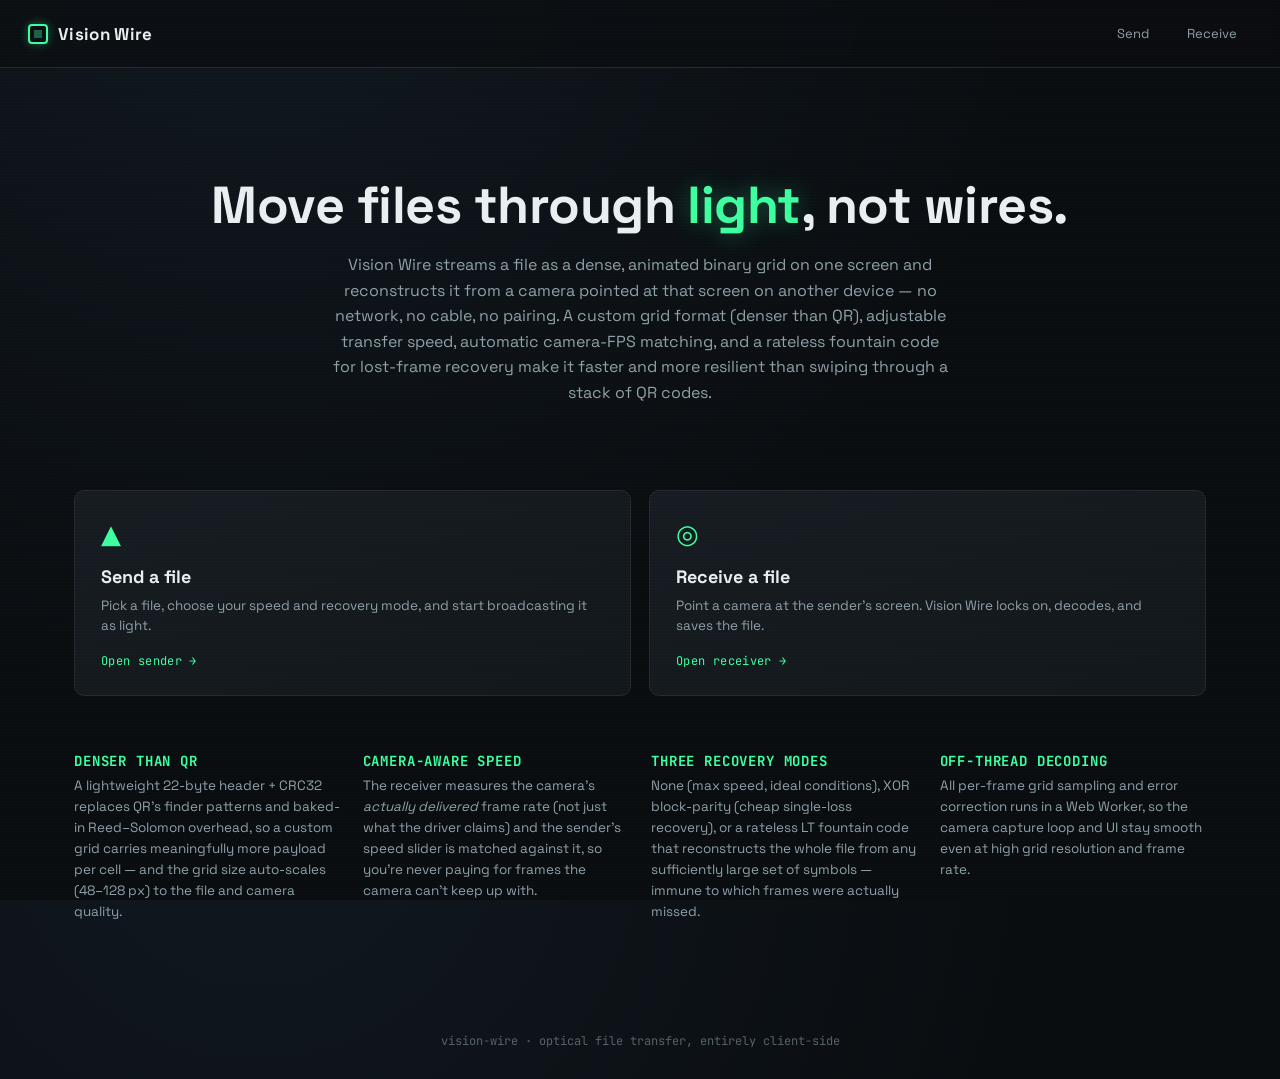
<file: src/index.html>
<!DOCTYPE html>
<html lang="en">
<head>
  <meta charset="UTF-8" />
  <meta name="viewport" content="width=device-width, initial-scale=1.0" />
  <title>Vision Wire — screen-to-camera data transfer</title>
  <link rel="stylesheet" href="./css/style.css" />
</head>
<body>
  <nav class="navbar">
    <a class="brand" href="./index.html">
      <span class="brand-mark"></span>
      Vision Wire
    </a>
    <div class="navlinks">
      <a href="sender.html">Send</a>
      <a href="receiver.html">Receive</a>
    </div>
  </nav>

  <div class="page">
    <section class="hero">
      <h1>Move files through <span class="accent">light</span>, not wires.</h1>
      <p>
        Vision Wire streams a file as a dense, animated binary grid on one screen and
        reconstructs it from a camera pointed at that screen on another device — no network,
        no cable, no pairing. A custom grid format (denser than QR), adjustable transfer speed,
        automatic camera-FPS matching, and a rateless fountain code for lost-frame recovery make
        it faster and more resilient than swiping through a stack of QR codes.
      </p>
    </section>

    <div class="mode-grid">
      <a class="mode-card screen-link" href="sender.html">
        <div class="icon">▲</div>
        <h3>Send a file</h3>
        <p>Pick a file, choose your speed and recovery mode, and start broadcasting it as light.</p>
        <div class="cta">Open sender →</div>
      </a>
      <a class="mode-card screen-link" href="receiver.html">
        <div class="icon">◎</div>
        <h3>Receive a file</h3>
        <p>Point a camera at the sender's screen. Vision Wire locks on, decodes, and saves the file.</p>
        <div class="cta">Open receiver →</div>
      </a>
    </div>

    <div class="feature-list">
      <div class="feature">
        <h4>Denser than QR</h4>
        <p>
          A lightweight 22-byte header + CRC32 replaces QR's finder patterns and baked-in
          Reed–Solomon overhead, so a custom grid carries meaningfully more payload per cell —
          and the grid size auto-scales (48–128 px) to the file and camera quality.
        </p>
      </div>
      <div class="feature">
        <h4>Camera-aware speed</h4>
        <p>
          The receiver measures the camera's <em>actually delivered</em> frame rate (not just
          what the driver claims) and the sender's speed slider is matched against it, so you're
          never paying for frames the camera can't keep up with.
        </p>
      </div>
      <div class="feature">
        <h4>Three recovery modes</h4>
        <p>
          None (max speed, ideal conditions), XOR block-parity (cheap single-loss recovery), or a
          rateless LT fountain code that reconstructs the whole file from any sufficiently large
          set of symbols — immune to which frames were actually missed.
        </p>
      </div>
      <div class="feature">
        <h4>Off-thread decoding</h4>
        <p>
          All per-frame grid sampling and error correction runs in a Web Worker, so the camera
          capture loop and UI stay smooth even at high grid resolution and frame rate.
        </p>
      </div>
    </div>
  </div>

  <footer class="page-footer">vision-wire · optical file transfer, entirely client-side</footer>
</body>
</html>
</file>
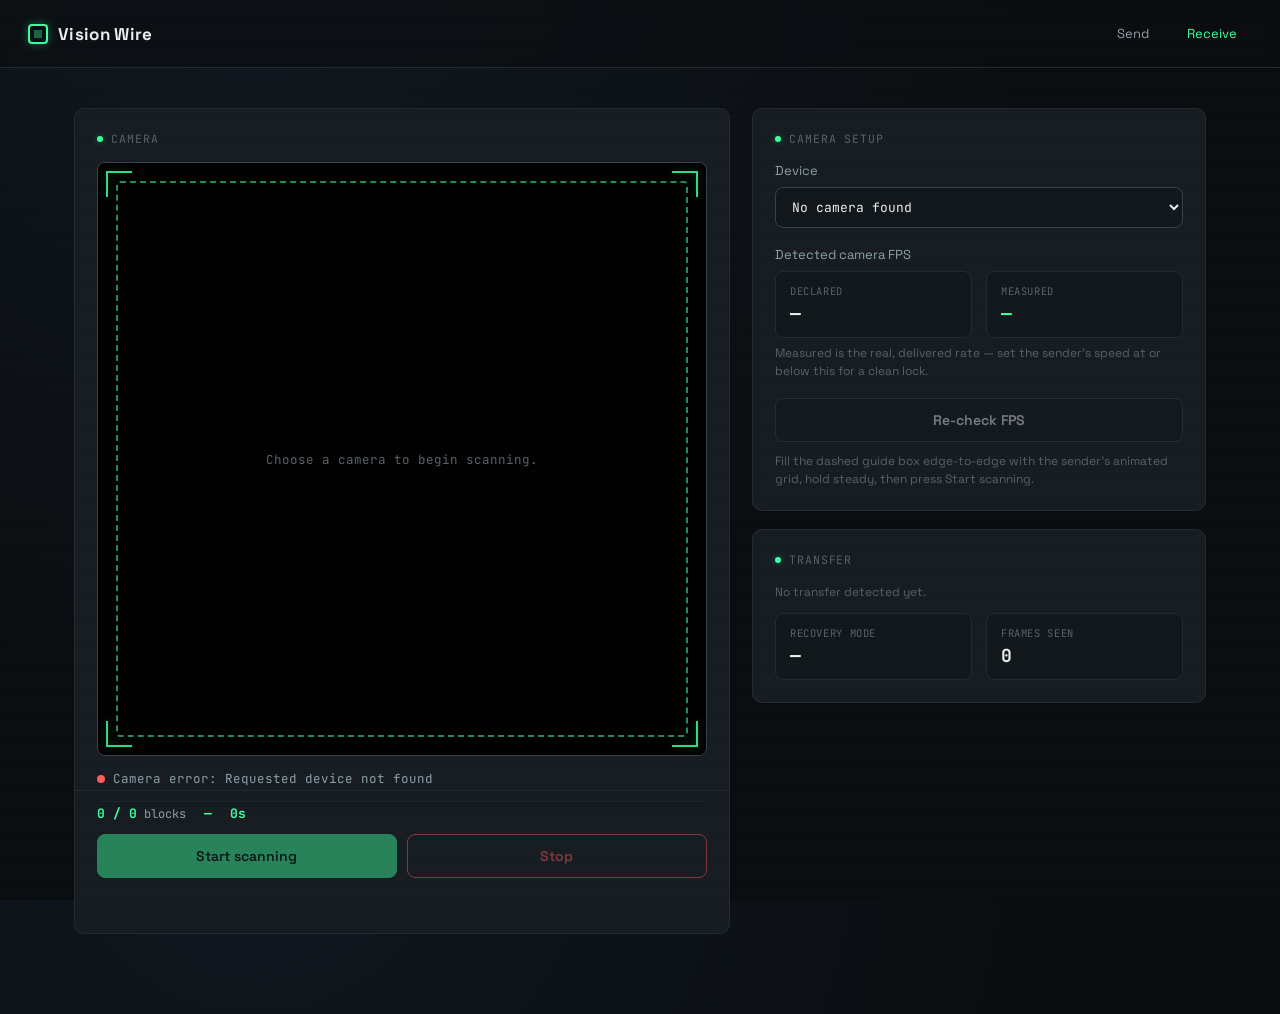
<file: src/receiver.html>
<!DOCTYPE html>
<html lang="en">
<head>
  <meta charset="UTF-8" />
  <meta name="viewport" content="width=device-width, initial-scale=1.0" />
  <title>Vision Wire — Receive</title>
  <link rel="stylesheet" href="./css/style.css" />
</head>
<body>
  <nav class="navbar">
    <a class="brand" href="./index.html">
      <span class="brand-mark"></span>
      Vision Wire
    </a>
    <div class="navlinks">
      <a href="sender.html">Send</a>
      <a href="receiver.html" style="color: var(--signal)">Receive</a>
    </div>
  </nav>

  <div class="container">
    <div class="workspace">
      <!-- Camera + primary controls column -->
      <div>
        <div class="panel">
          <div class="panel-title">Camera</div>
          <div class="viewfinder viewfinder--camera" id="viewfinderWrap">
            <video id="video" autoplay playsinline muted></video>
            <div class="guide-square" id="guideSquare"></div>
            <div class="corner tl"></div>
            <div class="corner tr"></div>
            <div class="corner bl"></div>
            <div class="corner br"></div>
            <div class="viewfinder-empty" id="emptyState">Choose a camera to begin scanning.</div>
          </div>
          <div class="status-line">
            <span class="status-dot" id="statusDot"></span>
            <span id="statusText">Idle</span>
          </div>
          <div class="progress-track"><div class="progress-fill" id="progressFill"></div></div>

          <!-- Sticky: stays reachable without scrolling past the settings below. -->
          <div class="action-bar">
            <div class="mini-stats">
              <span class="mini-stat"><b id="statBlocks">0 / 0</b> blocks</span>
              <span class="mini-stat"><b id="statThroughput">—</b></span>
              <span class="mini-stat"><b id="statElapsed">0s</b></span>
            </div>
            <div class="btn-row">
              <button class="btn btn-primary" id="startBtn" disabled>Start scanning</button>
              <button class="btn btn-danger" id="stopBtn" disabled>Stop</button>
            </div>
          </div>
        </div>
      </div>

      <!-- Settings + detail column -->
      <div>
        <div class="panel">
          <div class="panel-title">Camera setup</div>
          <div class="field">
            <label>Device</label>
            <select id="deviceSelect"><option>Requesting permission…</option></select>
          </div>
          <div class="field">
            <label>Detected camera FPS</label>
            <div class="stat-grid">
              <div class="stat">
                <div class="label">Declared</div>
                <div class="value" id="declaredFps">—</div>
              </div>
              <div class="stat">
                <div class="label">Measured</div>
                <div class="value signal" id="measuredFps">—</div>
              </div>
            </div>
            <div class="hint">
              Measured is the real, delivered rate — set the sender's speed at or below this for a
              clean lock.
            </div>
          </div>
          <div class="btn-row">
            <button class="btn" id="remeasureBtn" disabled>Re-check FPS</button>
          </div>
          <div class="hint" style="margin-top: 10px">
            Fill the dashed guide box edge-to-edge with the sender's animated grid, hold steady,
            then press Start scanning.
          </div>
        </div>

        <div class="panel">
          <div class="panel-title">Transfer</div>
          <div id="fileInfo" class="hint">No transfer detected yet.</div>
          <div class="stat-grid" style="margin-top: 12px">
            <div class="stat">
              <div class="label">Recovery mode</div>
              <div class="value" id="statFec">—</div>
            </div>
            <div class="stat">
              <div class="label">Frames seen</div>
              <div class="value" id="statFramesSeen">0</div>
            </div>
          </div>
        </div>
      </div>
    </div>
  </div>

  <script type="module" src="./js/receiver-ui.js"></script>
</body>
</html>
</file>
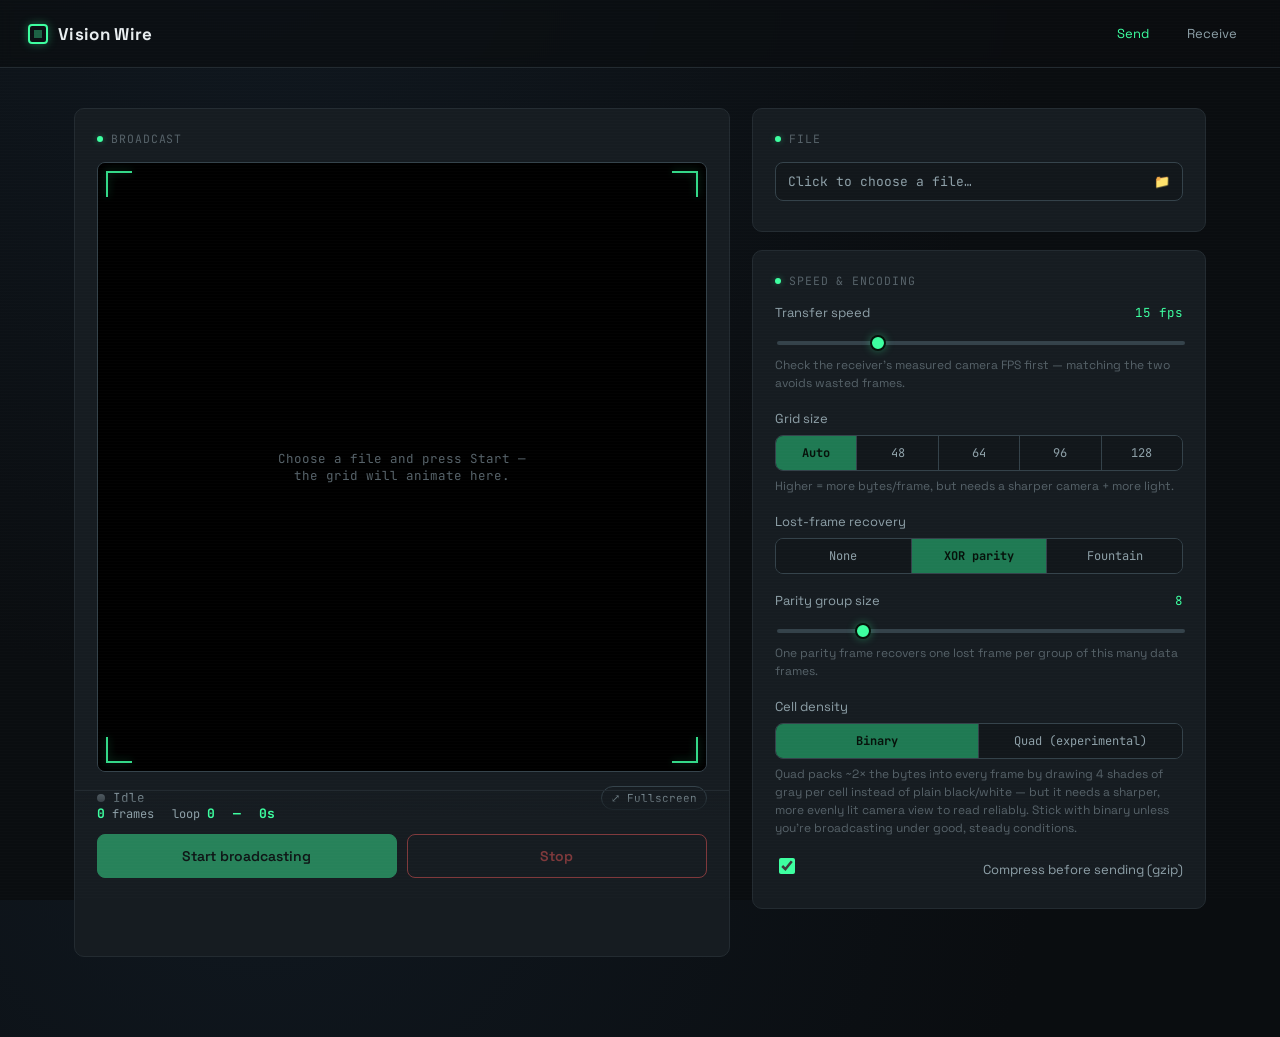
<file: src/sender.html>
<!DOCTYPE html>
<html lang="en">
<head>
  <meta charset="UTF-8" />
  <meta name="viewport" content="width=device-width, initial-scale=1.0" />
  <title>Vision Wire — Send</title>
  <link rel="stylesheet" href="./css/style.css" />
</head>
<body>
  <nav class="navbar">
    <a class="brand" href="./index.html">
      <span class="brand-mark"></span>
      Vision Wire
    </a>
    <div class="navlinks">
      <a href="sender.html" style="color: var(--signal)">Send</a>
      <a href="receiver.html">Receive</a>
    </div>
  </nav>

  <div class="container">
    <div class="workspace">
      <!-- Viewfinder / canvas + primary controls column -->
      <div>
        <div class="panel">
          <div class="panel-title">Broadcast</div>
          <div class="viewfinder viewfinder--square" id="viewfinderWrap">
            <canvas id="canvas" width="800" height="800"></canvas>
            <div class="corner tl"></div>
            <div class="corner tr"></div>
            <div class="corner bl"></div>
            <div class="corner br"></div>
            <div class="viewfinder-empty" id="emptyState">
              Choose a file and press Start —<br />the grid will animate here.
            </div>
          </div>
          <div class="status-line">
            <span class="status-dot" id="statusDot"></span>
            <span id="statusText">Idle</span>
            <span style="flex: 1"></span>
            <button class="badge" id="fullscreenBtn" style="cursor: pointer; background: none">⤢ Fullscreen</button>
          </div>
          <div class="progress-track"><div class="progress-fill" id="progressFill"></div></div>

          <!-- Sticky: stays reachable without scrolling past the settings below. -->
          <div class="action-bar">
            <div class="mini-stats">
              <span class="mini-stat"><b id="statFrames">0</b> frames</span>
              <span class="mini-stat">loop <b id="statLoop">0</b></span>
              <span class="mini-stat"><b id="statThroughput">—</b></span>
              <span class="mini-stat"><b id="statElapsed">0s</b></span>
            </div>
            <div class="btn-row">
              <button class="btn btn-primary" id="startBtn" disabled>Start broadcasting</button>
              <button class="btn btn-danger" id="stopBtn" disabled>Stop</button>
            </div>
          </div>
        </div>
      </div>

      <!-- Settings column -->
      <div>
        <div class="panel">
          <div class="panel-title">File</div>
          <div class="field">
            <label class="file-drop" id="fileDrop">
              <span id="fileLabel">Click to choose a file…</span>
              <span>📁</span>
              <input type="file" id="fileInput" />
            </label>
          </div>
        </div>

        <div class="panel">
          <div class="panel-title">Speed &amp; encoding</div>

          <div class="field">
            <label>Transfer speed <span class="val" id="fpsVal">15 fps</span></label>
            <input type="range" id="fpsSlider" min="1" max="60" value="15" step="1" />
            <div class="hint" id="fpsHint">
              Check the receiver's measured camera FPS first — matching the two avoids wasted
              frames.
            </div>
          </div>

          <div class="field">
            <label>Grid size</label>
            <div class="segmented" id="gridSeg">
              <button data-val="auto" class="active">Auto</button>
              <button data-val="48">48</button>
              <button data-val="64">64</button>
              <button data-val="96">96</button>
              <button data-val="128">128</button>
            </div>
            <div class="hint">Higher = more bytes/frame, but needs a sharper camera + more light.</div>
          </div>

          <div class="field">
            <label>Lost-frame recovery</label>
            <div class="segmented" id="fecSeg">
              <button data-val="none">None</button>
              <button data-val="xor" class="active">XOR parity</button>
              <button data-val="fountain">Fountain</button>
            </div>
          </div>

          <div class="field" id="fecParamField">
            <label>Parity group size <span class="val" id="fecParamVal">8</span></label>
            <input type="range" id="fecParamSlider" min="2" max="32" value="8" step="1" />
            <div class="hint" id="fecParamHint">
              One parity frame recovers one lost frame per group of this many data frames.
            </div>
          </div>

          <div class="field">
            <label>Cell density</label>
            <div class="segmented" id="densitySeg">
              <button data-val="binary" class="active">Binary</button>
              <button data-val="quad">Quad (experimental)</button>
            </div>
            <div class="hint">
              Quad packs ~2× the bytes into every frame by drawing 4 shades of gray per cell
              instead of plain black/white — but it needs a sharper, more evenly lit camera view
              to read reliably. Stick with binary unless you're broadcasting under good, steady
              conditions.
            </div>
          </div>

          <div class="field">
            <label class="checkbox-row"><input type="checkbox" id="compressChk" checked /> Compress before sending (gzip)</label>
          </div>
        </div>
      </div>
    </div>
  </div>

  <script type="module" src="./js/sender-ui.js"></script>
</body>
</html>
</file>
<file: src/css/style.css>
/* Vision Wire — shared design system.
   Theme: an instrument panel for an optical data link. Dark chassis,
   phosphor-green signal color, monospace telemetry, corner-bracket
   "viewfinder" framing on every camera/canvas surface to literally echo
   the product's own scan markers. */

@import url("https://fonts.googleapis.com/css2?family=Space+Grotesk:wght@500;700&family=JetBrains+Mono:wght@400;500;700&display=swap");

:root {
  --bg: #0a0d10;
  --bg-raised: #12171b;
  --bg-panel: #161c21;
  --border: #232b31;
  --border-bright: #34424a;

  --signal: #3dffa0;
  --signal-dim: #1f7a53;
  --signal-glow: rgba(61, 255, 160, 0.35);

  --amber: #ffb020;
  --danger: #ff5c5c;
  --blue: #57b8ff;

  --text: #e9eef0;
  --text-dim: #8ea0a8;
  --text-faint: #566269;

  --radius: 10px;
  --font-display: "Space Grotesk", system-ui, sans-serif;
  --font-mono: "JetBrains Mono", ui-monospace, "SF Mono", Menlo, monospace;
}

* {
  box-sizing: border-box;
}

html,
body {
  height: 100%;
}

body {
  margin: 0;
  background: radial-gradient(circle at 20% -10%, #101820 0%, var(--bg) 55%);
  color: var(--text);
  font-family: var(--font-display);
  min-height: 100vh;
}

/* Faint scanline texture over everything — subtle, not distracting. */
body::before {
  content: "";
  position: fixed;
  inset: 0;
  pointer-events: none;
  background: repeating-linear-gradient(
    to bottom,
    rgba(255, 255, 255, 0.012) 0px,
    rgba(255, 255, 255, 0.012) 1px,
    transparent 1px,
    transparent 3px
  );
  z-index: 9999;
}

a {
  color: inherit;
}

.mono {
  font-family: var(--font-mono);
}

/* ---------------------------------------------------------------- nav --- */
.navbar {
  display: flex;
  align-items: center;
  justify-content: space-between;
  padding: 16px 28px;
  border-bottom: 1px solid var(--border);
  background: rgba(10, 13, 16, 0.7);
  backdrop-filter: blur(6px);
  position: sticky;
  top: 0;
  z-index: 10;
}

.brand {
  display: flex;
  align-items: center;
  gap: 10px;
  font-weight: 700;
  letter-spacing: 0.02em;
  text-decoration: none;
  font-size: 17px;
}

.brand-mark {
  width: 20px;
  height: 20px;
  border: 2px solid var(--signal);
  border-radius: 4px;
  position: relative;
  box-shadow: 0 0 10px var(--signal-glow);
}
.brand-mark::before,
.brand-mark::after {
  content: "";
  position: absolute;
  background: var(--signal);
}
.brand-mark::before {
  inset: 4px 4px 4px 4px;
  opacity: 0.35;
}

.navlinks {
  display: flex;
  gap: 8px;
}

.navlinks a {
  text-decoration: none;
  color: var(--text-dim);
  font-size: 13px;
  padding: 8px 14px;
  border-radius: 8px;
  border: 1px solid transparent;
  transition: all 0.15s ease;
}
.navlinks a:hover {
  color: var(--text);
  border-color: var(--border-bright);
  background: var(--bg-raised);
}

/* ------------------------------------------------------------ layout --- */
.page {
  max-width: 1180px;
  margin: 0 auto;
  padding: 40px 24px 80px;
}

.container {
  max-width: 1180px;
  margin: 0 auto;
  padding: 40px 24px 80px;
}

.hero {
  padding: 64px 0 40px;
  text-align: center;
}

.hero h1 {
  font-size: clamp(32px, 5vw, 52px);
  margin: 0 0 14px;
  letter-spacing: -0.01em;
}

.hero .accent {
  color: var(--signal);
  text-shadow: 0 0 24px var(--signal-glow);
}

.hero p {
  color: var(--text-dim);
  max-width: 620px;
  margin: 0 auto;
  font-size: 16px;
  line-height: 1.6;
}

.screen-link {
  text-decoration: none;
}

.mode-grid {
  display: grid;
  grid-template-columns: repeat(auto-fit, minmax(220px, 1fr));
  gap: 18px;
  margin-top: 44px;
}

.mode-card {
  display: block;
  text-decoration: none;
  background: linear-gradient(160deg, var(--bg-panel), var(--bg-raised));
  border: 1px solid var(--border);
  border-radius: var(--radius);
  padding: 26px;
  color: var(--text);
  transition: transform 0.15s ease, border-color 0.15s ease, box-shadow 0.15s ease;
  position: relative;
  overflow: hidden;
}
.mode-card:hover {
  transform: translateY(-2px);
  border-color: var(--signal-dim);
  box-shadow: 0 8px 30px rgba(0, 0, 0, 0.35);
}
.mode-card .icon {
  font-size: 26px;
  margin-bottom: 14px;
  color: var(--signal);
}
.mode-card h3 {
  margin: 0 0 8px;
  font-size: 18px;
}
.mode-card p {
  margin: 0;
  color: var(--text-dim);
  font-size: 13.5px;
  line-height: 1.55;
}
.mode-card .cta {
  margin-top: 16px;
  font-family: var(--font-mono);
  font-size: 12px;
  color: var(--signal);
  letter-spacing: 0.03em;
}

.feature-list {
  margin-top: 56px;
  display: grid;
  grid-template-columns: repeat(auto-fit, minmax(260px, 1fr));
  gap: 22px;
}
.feature-list .feature h4 {
  margin: 0 0 6px;
  font-size: 14px;
  color: var(--signal);
  font-family: var(--font-mono);
  text-transform: uppercase;
  letter-spacing: 0.06em;
}
.feature-list .feature p {
  margin: 0;
  color: var(--text-dim);
  font-size: 13.5px;
  line-height: 1.55;
}

/* ------------------------------------------------------------- panel --- */
.workspace {
  display: grid;
  grid-template-columns: minmax(0, 1.3fr) minmax(280px, 0.9fr);
  gap: 22px;
  align-items: start;
}

@media (max-width: 880px) {
  .workspace {
    grid-template-columns: 1fr;
  }
}

.panel {
  background: var(--bg-panel);
  border: 1px solid var(--border);
  border-radius: var(--radius);
  padding: 22px;
}

.panel + .panel {
  margin-top: 18px;
}

.panel-title {
  font-family: var(--font-mono);
  text-transform: uppercase;
  letter-spacing: 0.08em;
  font-size: 11.5px;
  color: var(--text-faint);
  margin: 0 0 16px;
  display: flex;
  align-items: center;
  gap: 8px;
}
.panel-title::before {
  content: "";
  width: 6px;
  height: 6px;
  border-radius: 50%;
  background: var(--signal);
  box-shadow: 0 0 6px var(--signal-glow);
}

/* --------------------------------------------------------- viewfinder --- */
.viewfinder {
  position: relative;
  width: 100%;
  background: #000;
  border-radius: 8px;
  overflow: hidden;
  border: 1px solid var(--border-bright);
}

/* Sender's viewfinder always shows a square grid — fix it 1:1. */
.viewfinder--square {
  aspect-ratio: 1 / 1;
}

/* Receiver's viewfinder gets its aspect-ratio set inline via JS to exactly
   match the live camera stream (see receiver-ui.js). This is deliberate:
   the on-screen alignment guide is positioned as a percentage of this box,
   and the decode worker samples the guide region as a percentage of the
   *raw camera frame*. If this box doesn't match the camera's true aspect
   ratio, object-fit:contain silently letterboxes the video — invisibly,
   since the bars are the same black as the background — and the two
   percentages stop lining up, which reads as "stuck searching for lock."
   A sane default before metadata loads, and a height cap so a portrait
   phone stream doesn't take over the whole page. */
.viewfinder--camera {
  aspect-ratio: 3 / 4;
  max-height: 66vh;
  margin: 0 auto;
}

.viewfinder canvas,
.viewfinder video {
  width: 100%;
  height: 100%;
  display: block;
  object-fit: contain;
  background: #000;
  image-rendering: pixelated;
}

.viewfinder .corner {
  position: absolute;
  width: 26px;
  height: 26px;
  border: 2px solid var(--signal);
  opacity: 0.85;
  filter: drop-shadow(0 0 4px var(--signal-glow));
}
.corner.tl {
  top: 8px;
  left: 8px;
  border-right: none;
  border-bottom: none;
}
.corner.tr {
  top: 8px;
  right: 8px;
  border-left: none;
  border-bottom: none;
}
.corner.bl {
  bottom: 8px;
  left: 8px;
  border-right: none;
  border-top: none;
}
.corner.br {
  bottom: 8px;
  right: 8px;
  border-left: none;
  border-top: none;
}

.guide-square {
  position: absolute;
  top: 3%;
  left: 3%;
  right: 3%;
  bottom: 3%;
  border: 2px dashed rgba(61, 255, 160, 0.55);
  border-radius: 4px;
  pointer-events: none;
}

.viewfinder-empty {
  position: absolute;
  inset: 0;
  display: flex;
  align-items: center;
  justify-content: center;
  color: var(--text-faint);
  font-family: var(--font-mono);
  font-size: 12.5px;
  text-align: center;
  padding: 20px;
}

/* --------------------------------------------------------------- form --- */
.field {
  margin-bottom: 18px;
}
.field:last-child {
  margin-bottom: 0;
}
.field label {
  display: flex;
  justify-content: space-between;
  align-items: baseline;
  font-size: 13px;
  color: var(--text-dim);
  margin-bottom: 8px;
}
.field label .val {
  font-family: var(--font-mono);
  color: var(--signal);
  font-size: 12.5px;
}

input[type="range"] {
  -webkit-appearance: none;
  width: 100%;
  height: 4px;
  border-radius: 2px;
  background: var(--border-bright);
  outline: none;
}
input[type="range"]::-webkit-slider-thumb {
  -webkit-appearance: none;
  width: 16px;
  height: 16px;
  border-radius: 50%;
  background: var(--signal);
  box-shadow: 0 0 8px var(--signal-glow);
  cursor: pointer;
  border: 2px solid #06110a;
}
input[type="range"]::-moz-range-thumb {
  width: 16px;
  height: 16px;
  border-radius: 50%;
  background: var(--signal);
  border: 2px solid #06110a;
  cursor: pointer;
}

select,
.file-drop {
  width: 100%;
  background: var(--bg-raised);
  border: 1px solid var(--border-bright);
  color: var(--text);
  padding: 10px 12px;
  border-radius: 8px;
  font-family: var(--font-mono);
  font-size: 13px;
}

select:focus {
  outline: none;
  border-color: var(--signal-dim);
}

.file-drop {
  display: flex;
  align-items: center;
  justify-content: space-between;
  gap: 10px;
  cursor: pointer;
  color: var(--text-dim);
  transition: border-color 0.15s ease;
}
.file-drop:hover {
  border-color: var(--signal-dim);
}
.file-drop.has-file {
  color: var(--text);
  border-color: var(--signal-dim);
}
.file-drop input[type="file"] {
  display: none;
}

.segmented {
  display: flex;
  border: 1px solid var(--border-bright);
  border-radius: 8px;
  overflow: hidden;
}
.segmented button {
  flex: 1;
  padding: 9px 8px;
  background: var(--bg-raised);
  border: none;
  color: var(--text-dim);
  font-family: var(--font-mono);
  font-size: 12px;
  cursor: pointer;
  border-right: 1px solid var(--border-bright);
  transition: all 0.15s ease;
}
.segmented button:last-child {
  border-right: none;
}
.segmented button.active {
  background: var(--signal-dim);
  color: #06110a;
  font-weight: 700;
}
.segmented button:hover:not(.active) {
  color: var(--text);
}

.hint {
  font-size: 12px;
  color: var(--text-faint);
  margin-top: 6px;
  line-height: 1.5;
}

.checkbox-row {
  display: flex;
  align-items: center;
  gap: 10px;
  font-size: 13px;
  color: var(--text-dim);
}
.checkbox-row input {
  accent-color: var(--signal);
  width: 16px;
  height: 16px;
}

/* ------------------------------------------------------------ buttons --- */
.btn {
  display: inline-flex;
  align-items: center;
  justify-content: center;
  gap: 8px;
  padding: 12px 20px;
  border-radius: 8px;
  border: 1px solid var(--border-bright);
  background: var(--bg-raised);
  color: var(--text);
  font-family: var(--font-display);
  font-weight: 600;
  font-size: 14px;
  cursor: pointer;
  width: 100%;
  transition: all 0.15s ease;
}
.btn:hover:not(:disabled) {
  border-color: var(--signal-dim);
}
.btn:disabled {
  opacity: 0.45;
  cursor: not-allowed;
}
.btn-primary {
  background: var(--signal);
  color: #06110a;
  border-color: var(--signal);
}
.btn-primary:hover:not(:disabled) {
  background: #57ffb4;
}
.btn-danger {
  background: transparent;
  border-color: var(--danger);
  color: var(--danger);
}
.btn-danger:hover:not(:disabled) {
  background: rgba(255, 92, 92, 0.1);
}
.btn-row {
  display: flex;
  gap: 10px;
}

/* --------------------------------------------------------------- hud --- */
.stat-grid {
  display: grid;
  grid-template-columns: 1fr 1fr;
  gap: 14px;
}
.stat {
  background: var(--bg-raised);
  border: 1px solid var(--border);
  border-radius: 8px;
  padding: 12px 14px;
}
.stat .label {
  font-size: 10.5px;
  text-transform: uppercase;
  letter-spacing: 0.06em;
  color: var(--text-faint);
  font-family: var(--font-mono);
}
.stat .value {
  font-family: var(--font-mono);
  font-size: 18px;
  font-weight: 700;
  margin-top: 4px;
  color: var(--text);
}
.stat .value.signal {
  color: var(--signal);
}
.stat .value.amber {
  color: var(--amber);
}
.stat .value.danger {
  color: var(--danger);
}

.progress-track {
  height: 8px;
  border-radius: 4px;
  background: var(--bg-raised);
  border: 1px solid var(--border);
  overflow: hidden;
  margin-top: 14px;
}
.progress-fill {
  height: 100%;
  width: 0%;
  background: linear-gradient(90deg, var(--signal-dim), var(--signal));
  border-radius: 4px;
  transition: width 0.2s ease;
}

.status-line {
  display: flex;
  align-items: center;
  gap: 8px;
  font-family: var(--font-mono);
  font-size: 12.5px;
  color: var(--text-dim);
  margin-top: 14px;
}
.status-dot {
  width: 8px;
  height: 8px;
  border-radius: 50%;
  background: var(--text-faint);
  flex-shrink: 0;
}
.status-dot.active {
  background: var(--signal);
  box-shadow: 0 0 8px var(--signal-glow);
  animation: pulse 1.4s ease-in-out infinite;
}
.status-dot.warn {
  background: var(--amber);
}
.status-dot.error {
  background: var(--danger);
}
@keyframes pulse {
  0%,
  100% {
    opacity: 1;
  }
  50% {
    opacity: 0.4;
  }
}

/* ---------------------------------------------------------- action bar --- */
/* The primary Start/Stop controls live directly under the viewfinder they
   act on, and stick to the bottom of the viewport once the page scrolls —
   so they're always one tap away regardless of how far down the settings
   panels run. This is the fix for "buttons need to be closer to the grid /
   shouldn't require scrolling." */
.action-bar {
  position: sticky;
  bottom: 0;
  margin: 14px -22px -22px;
  padding: 14px 22px 22px;
  background: linear-gradient(to bottom, transparent, var(--bg-panel) 22%);
  border-top: 1px solid var(--border);
  border-radius: 0 0 var(--radius) var(--radius);
  z-index: 5;
}

.mini-stats {
  display: flex;
  gap: 18px;
  margin-bottom: 12px;
  font-family: var(--font-mono);
  font-size: 12px;
  color: var(--text-dim);
  flex-wrap: wrap;
}
.mini-stats .mini-stat b {
  color: var(--signal);
  font-size: 13px;
}

.badge {
  display: inline-flex;
  align-items: center;
  gap: 6px;
  font-family: var(--font-mono);
  font-size: 11px;
  padding: 4px 9px;
  border-radius: 20px;
  border: 1px solid var(--border-bright);
  color: var(--text-dim);
}
.badge.signal {
  border-color: var(--signal-dim);
  color: var(--signal);
}

.log {
  font-family: var(--font-mono);
  font-size: 11.5px;
  color: var(--text-faint);
  max-height: 90px;
  overflow-y: auto;
  margin-top: 12px;
  line-height: 1.6;
}

footer.page-footer {
  text-align: center;
  padding: 30px;
  color: var(--text-faint);
  font-size: 12px;
  font-family: var(--font-mono);
}
</file>
